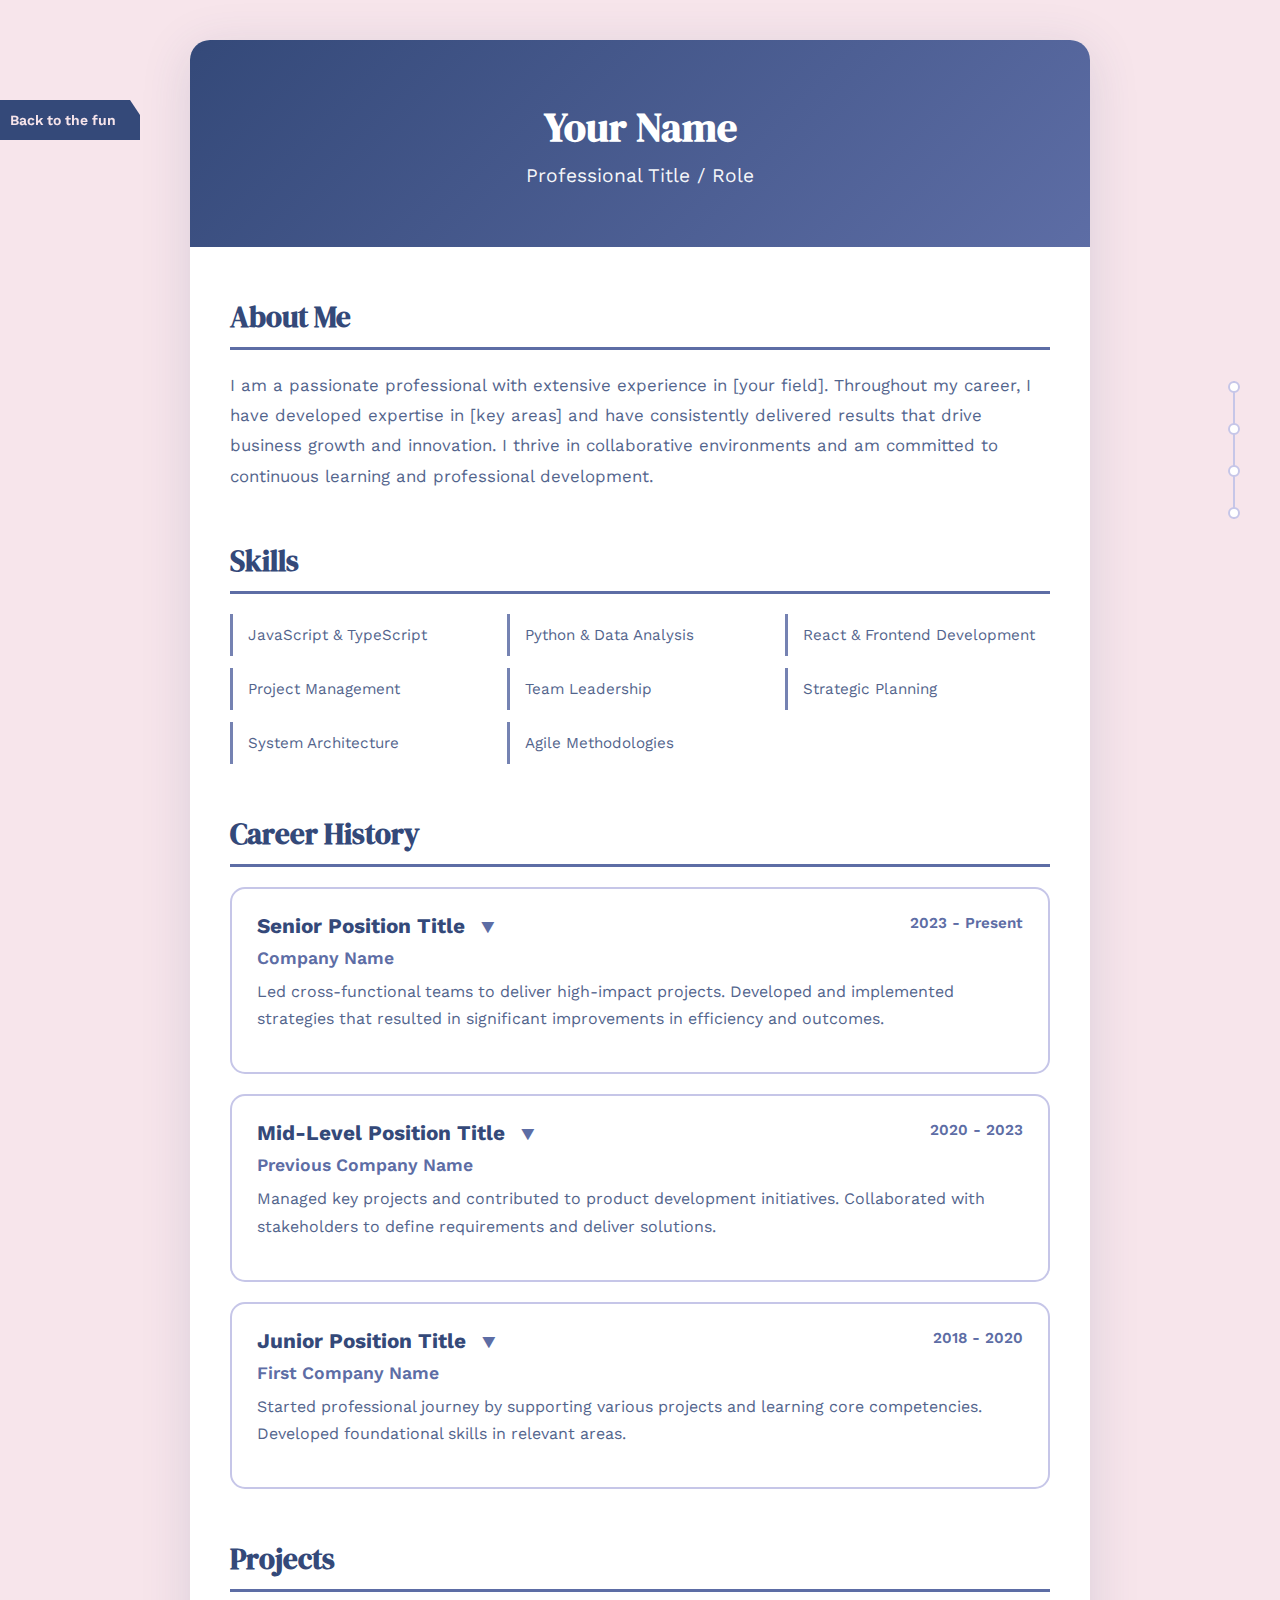
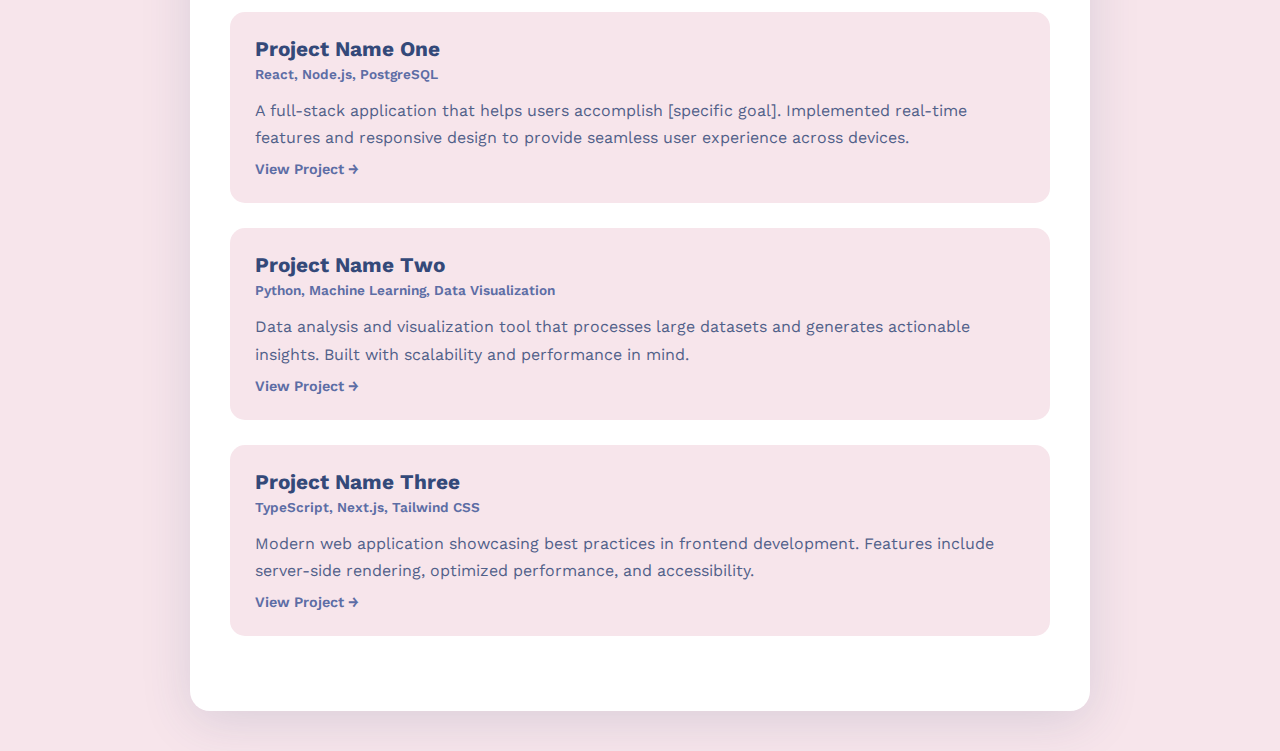
<file: basicportfolio/index.html>
<!DOCTYPE html>
<html lang="en">
<head>
    <meta charset="UTF-8">
    <meta name="viewport" content="width=device-width, initial-scale=1.0">
    <title>Your Name - Portfolio</title>
    <link rel="preconnect" href="https://fonts.googleapis.com">
    <link rel="preconnect" href="https://fonts.gstatic.com" crossorigin>
    <link href="https://fonts.googleapis.com/css2?family=DM+Serif+Display:ital@0;1&family=Work+Sans:wght@300;400;600;700&display=swap" rel="stylesheet">
    <style>
        :root {
            --deepblue: #344979;
            --periwinkle: #5d6da5;
            --lavender: #9896bb;
            --pale-lavender: #c6c6e8;
            --blush: #f7e5eb;
        }

        * {
            margin: 0;
            padding: 0;
            box-sizing: border-box;
        }

        body {
            font-family: 'Work Sans', sans-serif;
            background: var(--blush);
            color: var(--deepblue);
            min-height: 100vh;
            padding: 40px 20px;
        }

        .ribbon {
            position: fixed;
            left: -10px;
            top: 100px;
            background: var(--deepblue);
            color: var(--blush);
            padding: 0.75rem 1.5rem 0.75rem 1.25rem;
            text-decoration: none;
            font-size: 0.875rem;
            font-weight: 600;
            box-shadow: 4px 4px 15px rgba(52, 73, 121, 0.3);
            z-index: 1000;
            transition: all 0.3s ease;
            cursor: pointer;
            display: flex;
            align-items: center;
            gap: 0.5rem;
            clip-path: polygon(0 0, calc(100% - 10px) 0, 100% 15px, 100% 100%, 0 100%);
        }

        .ribbon:hover {
            background: var(--periwinkle);
            left: 0;
            box-shadow: 8px 6px 25px rgba(52, 73, 121, 0.4);
        }

        .container {
            max-width: 900px;
            margin: 0 auto;
            background: white;
            border-radius: 20px;
            box-shadow: 0 10px 50px rgba(52, 73, 121, 0.15);
            overflow: hidden;
        }

        .header {
            background: linear-gradient(135deg, var(--deepblue) 0%, var(--periwinkle) 100%);
            color: white;
            padding: 60px 40px;
            text-align: center;
        }

        .header h1 {
            font-family: 'DM Serif Display', serif;
            font-size: 2.5em;
            margin-bottom: 10px;
            font-weight: 700;
        }

        .header p {
            font-size: 1.2em;
            opacity: 0.95;
        }

        .content {
            padding: 50px 40px;
        }

        .section {
            margin-bottom: 50px;
        }

        .section:last-child {
            margin-bottom: 0;
        }

        .section-title {
            font-family: 'DM Serif Display', serif;
            font-size: 1.8em;
            color: var(--deepblue);
            margin-bottom: 20px;
            font-weight: 700;
            border-bottom: 3px solid var(--periwinkle);
            padding-bottom: 10px;
        }

        .about-text {
            color: var(--deepblue);
            line-height: 1.8;
            font-size: 1.05em;
            opacity: 0.85;
        }

        .skills-list {
            display: grid;
            grid-template-columns: repeat(auto-fit, minmax(250px, 1fr));
            gap: 12px;
            margin-top: 20px;
        }

        .skill-item {
            color: var(--deepblue);
            padding: 12px 0;
            font-size: 0.95em;
            border-left: 3px solid var(--periwinkle);
            padding-left: 15px;
            opacity: 0.85;
        }

        .job {
            margin-bottom: 20px;
            padding: 25px;
            border: 2px solid var(--pale-lavender);
            border-radius: 15px;
            cursor: pointer;
            transition: all 0.3s ease;
            background: white;
        }

        .job:hover {
            border-color: var(--periwinkle);
            box-shadow: 0 4px 20px rgba(93, 109, 165, 0.15);
            transform: translateY(-2px);
        }

        .job.expanded {
            border-color: var(--periwinkle);
            box-shadow: 0 8px 30px rgba(93, 109, 165, 0.2);
        }

        .job-header {
            display: flex;
            justify-content: space-between;
            align-items: flex-start;
            margin-bottom: 10px;
            flex-wrap: wrap;
        }

        .job-title {
            font-size: 1.3em;
            color: var(--deepblue);
            font-weight: 700;
        }

        .job-date {
            color: var(--periwinkle);
            font-weight: 600;
            font-size: 0.95em;
        }

        .job-company {
            font-size: 1.1em;
            color: var(--periwinkle);
            font-weight: 600;
            margin-bottom: 10px;
        }

        .job-description {
            color: var(--deepblue);
            line-height: 1.7;
            opacity: 0.85;
        }

        .job-details {
            max-height: 0;
            overflow: hidden;
            transition: max-height 0.4s ease;
            margin-top: 15px;
        }

        .job.expanded .job-details {
            max-height: 1000px;
        }

        .job-details-content {
            padding-top: 15px;
            border-top: 1px solid var(--pale-lavender);
        }

        .job-details h4 {
            color: var(--deepblue);
            font-size: 1em;
            margin-bottom: 10px;
            font-weight: 600;
        }

        .job-details ul {
            list-style: none;
            padding-left: 0;
        }

        .job-details li {
            color: var(--deepblue);
            opacity: 0.85;
            line-height: 1.7;
            padding-left: 20px;
            position: relative;
            margin-bottom: 8px;
        }

        .job-details li::before {
            content: '•';
            color: var(--periwinkle);
            font-weight: bold;
            position: absolute;
            left: 0;
        }

        .expand-indicator {
            display: inline-block;
            margin-left: 10px;
            color: var(--periwinkle);
            font-size: 0.8em;
            transition: transform 0.3s ease;
        }

        .job.expanded .expand-indicator {
            transform: rotate(180deg);
        }

        .project {
            margin-bottom: 25px;
            padding: 25px;
            background: var(--blush);
            border-radius: 15px;
            transition: all 0.3s ease;
        }

        .project:hover {
            transform: translateY(-3px);
            box-shadow: 0 6px 25px rgba(93, 109, 165, 0.15);
        }

        .project-header {
            margin-bottom: 15px;
        }

        .project-title {
            font-size: 1.3em;
            color: var(--deepblue);
            font-weight: 700;
            margin-bottom: 5px;
        }

        .project-tech {
            font-size: 0.85em;
            color: var(--periwinkle);
            font-weight: 600;
        }

        .project-description {
            color: var(--deepblue);
            line-height: 1.7;
            opacity: 0.85;
        }

        .project-link {
            display: inline-block;
            margin-top: 10px;
            color: var(--periwinkle);
            text-decoration: none;
            font-weight: 600;
            font-size: 0.9em;
            transition: color 0.3s ease;
        }

        .project-link:hover {
            color: var(--deepblue);
        }

        /* Vertical Timeline Navigation */
        .timeline-nav {
            position: fixed;
            right: 40px;
            top: 50%;
            transform: translateY(-50%);
            z-index: 100;
            display: flex;
            flex-direction: column;
            gap: 30px;
        }

        .timeline-nav::before {
            content: '';
            position: absolute;
            left: 50%;
            top: 0;
            bottom: 0;
            width: 2px;
            background: var(--pale-lavender);
            transform: translateX(-50%);
        }

        .nav-dot {
            position: relative;
            width: 12px;
            height: 12px;
            background: white;
            border: 2px solid var(--pale-lavender);
            border-radius: 50%;
            cursor: pointer;
            transition: all 0.3s ease;
            z-index: 1;
        }

        .nav-dot:hover {
            background: var(--periwinkle);
            border-color: var(--periwinkle);
            transform: scale(1.3);
        }

        .nav-dot.active {
            background: var(--deepblue);
            border-color: var(--deepblue);
            transform: scale(1.5);
        }

        .nav-dot-label {
            position: absolute;
            right: 25px;
            top: 50%;
            transform: translateY(-50%);
            white-space: nowrap;
            font-size: 0.85rem;
            font-weight: 600;
            color: var(--deepblue);
            opacity: 0;
            pointer-events: none;
            transition: opacity 0.3s ease;
            background: white;
            padding: 5px 12px;
            border-radius: 8px;
            box-shadow: 0 2px 10px rgba(52, 73, 121, 0.1);
        }

        .nav-dot:hover .nav-dot-label {
            opacity: 1;
        }

        @media (max-width: 768px) {
            .timeline-nav {
                display: none;
            }

            .ribbon {
                font-size: 0.75rem;
                padding: 0.6rem 1.25rem 0.6rem 1rem;
                top: 80px;
            }

            .header {
                padding: 40px 30px;
            }

            .header h1 {
                font-size: 2em;
            }

            .content {
                padding: 40px 30px;
            }

            .section-title {
                font-size: 1.5em;
            }

            .skills-list {
                grid-template-columns: 1fr;
            }

            .job-header {
                flex-direction: column;
                gap: 5px;
            }

            .job {
                padding: 20px;
            }

            .project {
                padding: 20px;
            }
        }
    </style>
</head>
<body>
    <a href="../index.html" class="ribbon">Back to the fun</a>
    
    <!-- Vertical Timeline Navigation -->
    <nav class="timeline-nav">
        <div class="nav-dot" onclick="scrollToSection('about')">
            <span class="nav-dot-label">About</span>
        </div>
        <div class="nav-dot" onclick="scrollToSection('skills')">
            <span class="nav-dot-label">Skills</span>
        </div>
        <div class="nav-dot" onclick="scrollToSection('career')">
            <span class="nav-dot-label">Career</span>
        </div>
        <div class="nav-dot" onclick="scrollToSection('projects')">
            <span class="nav-dot-label">Projects</span>
        </div>
    </nav>
    
    <div class="container">
        <div class="header">
            <h1>Your Name</h1>
            <p>Professional Title / Role</p>
        </div>

        <div class="content">
            <section class="section" id="about">
                <h2 class="section-title">About Me</h2>
                <p class="about-text">
                    I am a passionate professional with extensive experience in [your field]. 
                    Throughout my career, I have developed expertise in [key areas] and have 
                    consistently delivered results that drive business growth and innovation. 
                    I thrive in collaborative environments and am committed to continuous learning 
                    and professional development.
                </p>
            </section>

            <section class="section" id="skills">
                <h2 class="section-title">Skills</h2>
                <div class="skills-list">
                    <div class="skill-item">JavaScript & TypeScript</div>
                    <div class="skill-item">Python & Data Analysis</div>
                    <div class="skill-item">React & Frontend Development</div>
                    <div class="skill-item">Project Management</div>
                    <div class="skill-item">Team Leadership</div>
                    <div class="skill-item">Strategic Planning</div>
                    <div class="skill-item">System Architecture</div>
                    <div class="skill-item">Agile Methodologies</div>
                </div>
            </section>

            <section class="section" id="career">
                <h2 class="section-title">Career History</h2>
                
                <div class="job" onclick="toggleJob(this)">
                    <div class="job-header">
                        <div class="job-title">
                            Senior Position Title
                            <span class="expand-indicator">▼</span>
                        </div>
                        <div class="job-date">2023 - Present</div>
                    </div>
                    <div class="job-company">Company Name</div>
                    <p class="job-description">
                        Led cross-functional teams to deliver high-impact projects. Developed and 
                        implemented strategies that resulted in significant improvements in efficiency 
                        and outcomes.
                    </p>
                    <div class="job-details">
                        <div class="job-details-content">
                            <h4>Key Responsibilities:</h4>
                            <ul>
                                <li>Managed a team of 10+ developers and designers</li>
                                <li>Architected and implemented scalable solutions serving 100K+ users</li>
                                <li>Led strategic planning and roadmap development</li>
                            </ul>
                            <h4>Achievements:</h4>
                            <ul>
                                <li>Increased system performance by 40% through optimization initiatives</li>
                                <li>Successfully delivered 5 major product launches on schedule</li>
                                <li>Reduced operational costs by 25% through process improvements</li>
                            </ul>
                        </div>
                    </div>
                </div>

                <div class="job" onclick="toggleJob(this)">
                    <div class="job-header">
                        <div class="job-title">
                            Mid-Level Position Title
                            <span class="expand-indicator">▼</span>
                        </div>
                        <div class="job-date">2020 - 2023</div>
                    </div>
                    <div class="job-company">Previous Company Name</div>
                    <p class="job-description">
                        Managed key projects and contributed to product development initiatives. 
                        Collaborated with stakeholders to define requirements and deliver solutions.
                    </p>
                    <div class="job-details">
                        <div class="job-details-content">
                            <h4>Key Responsibilities:</h4>
                            <ul>
                                <li>Developed and maintained core product features</li>
                                <li>Collaborated with product managers and designers on UX improvements</li>
                                <li>Mentored junior team members and conducted code reviews</li>
                            </ul>
                            <h4>Achievements:</h4>
                            <ul>
                                <li>Built new features that increased user engagement by 30%</li>
                                <li>Improved development workflow reducing deployment time by 50%</li>
                                <li>Contributed to open source projects adopted by the community</li>
                            </ul>
                        </div>
                    </div>
                </div>

                <div class="job" onclick="toggleJob(this)">
                    <div class="job-header">
                        <div class="job-title">
                            Junior Position Title
                            <span class="expand-indicator">▼</span>
                        </div>
                        <div class="job-date">2018 - 2020</div>
                    </div>
                    <div class="job-company">First Company Name</div>
                    <p class="job-description">
                        Started professional journey by supporting various projects and learning 
                        core competencies. Developed foundational skills in relevant areas.
                    </p>
                    <div class="job-details">
                        <div class="job-details-content">
                            <h4>Key Responsibilities:</h4>
                            <ul>
                                <li>Implemented features and bug fixes across multiple projects</li>
                                <li>Participated in agile ceremonies and sprint planning</li>
                                <li>Collaborated with senior developers on technical implementations</li>
                            </ul>
                            <h4>Achievements:</h4>
                            <ul>
                                <li>Quickly ramped up on tech stack and made immediate contributions</li>
                                <li>Received recognition for code quality and attention to detail</li>
                                <li>Built strong foundation in software development best practices</li>
                            </ul>
                        </div>
                    </div>
                </div>
            </section>

            <section class="section" id="projects">
                <h2 class="section-title">Projects</h2>
                
                <div class="project">
                    <div class="project-header">
                        <h3 class="project-title">Project Name One</h3>
                        <p class="project-tech">React, Node.js, PostgreSQL</p>
                    </div>
                    <p class="project-description">
                        A full-stack application that helps users accomplish [specific goal]. 
                        Implemented real-time features and responsive design to provide seamless 
                        user experience across devices.
                    </p>
                    <a href="#" class="project-link">View Project →</a>
                </div>

                <div class="project">
                    <div class="project-header">
                        <h3 class="project-title">Project Name Two</h3>
                        <p class="project-tech">Python, Machine Learning, Data Visualization</p>
                    </div>
                    <p class="project-description">
                        Data analysis and visualization tool that processes large datasets and 
                        generates actionable insights. Built with scalability and performance in mind.
                    </p>
                    <a href="#" class="project-link">View Project →</a>
                </div>

                <div class="project">
                    <div class="project-header">
                        <h3 class="project-title">Project Name Three</h3>
                        <p class="project-tech">TypeScript, Next.js, Tailwind CSS</p>
                    </div>
                    <p class="project-description">
                        Modern web application showcasing best practices in frontend development. 
                        Features include server-side rendering, optimized performance, and accessibility.
                    </p>
                    <a href="#" class="project-link">View Project →</a>
                </div>
            </section>
        </div>
    </div>

    <script>
        function toggleJob(element) {
            element.classList.toggle('expanded');
        }

        function scrollToSection(sectionId) {
            const section = document.getElementById(sectionId);
            if (section) {
                section.scrollIntoView({ behavior: 'smooth', block: 'start' });
            }
        }

        // Update active dot based on scroll position
        function updateActiveDot() {
            const sections = ['about', 'skills', 'career', 'projects'];
            const dots = document.querySelectorAll('.nav-dot');
            
            let currentSection = '';
            
            sections.forEach(sectionId => {
                const section = document.getElementById(sectionId);
                if (section) {
                    const rect = section.getBoundingClientRect();
                    if (rect.top <= 200 && rect.bottom >= 200) {
                        currentSection = sectionId;
                    }
                }
            });
            
            dots.forEach((dot, index) => {
                if (sections[index] === currentSection) {
                    dot.classList.add('active');
                } else {
                    dot.classList.remove('active');
                }
            });
        }

        // Listen for scroll events
        window.addEventListener('scroll', updateActiveDot);
        
        // Initial check
        updateActiveDot();
    </script>
</body>
</html>
</file>
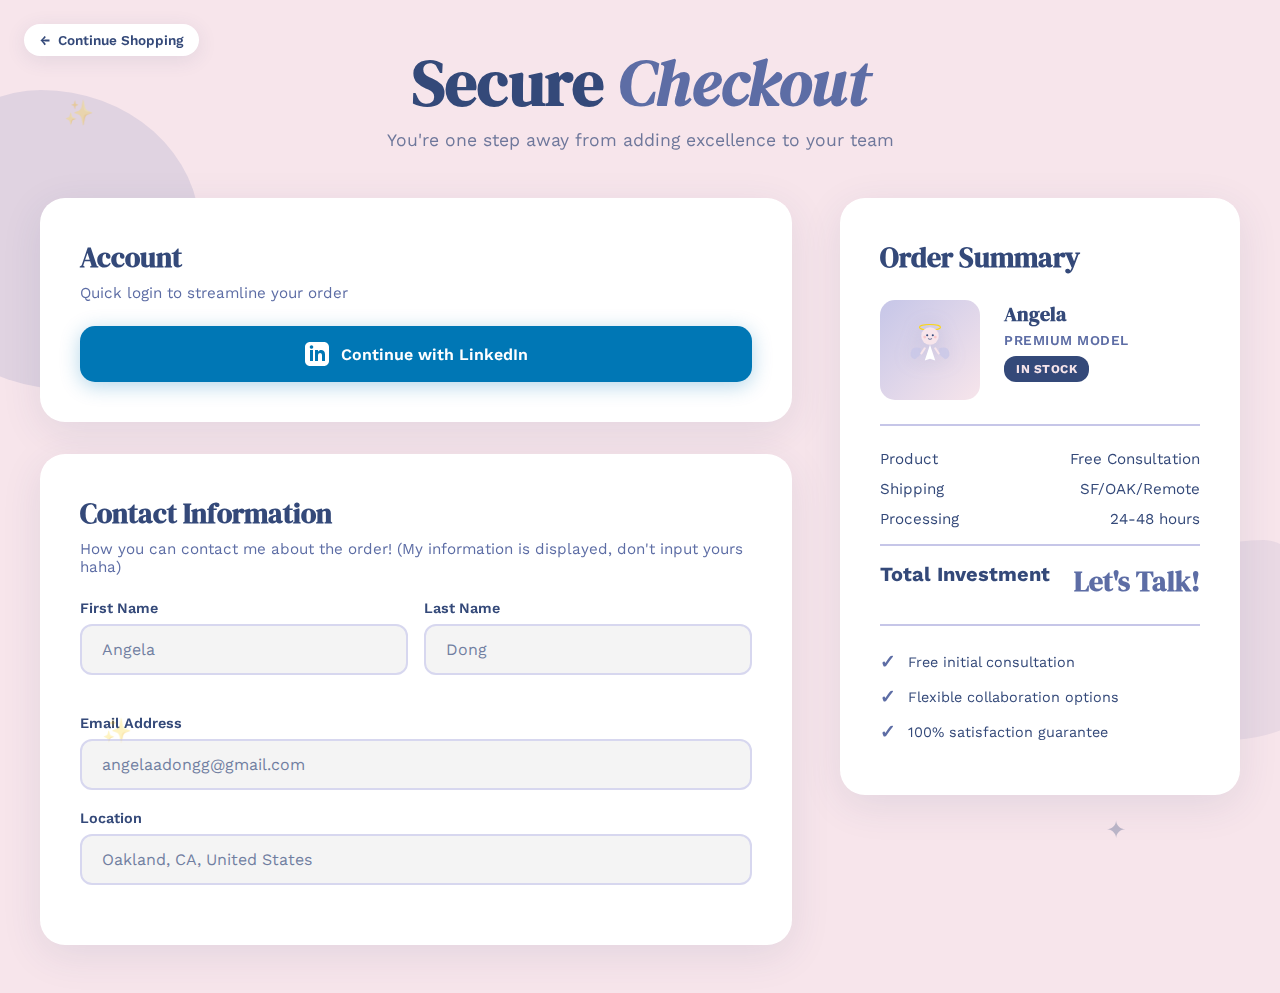
<file: contact.html>
<!DOCTYPE html>
<html lang="en">
<head>
    <meta charset="UTF-8">
    <meta name="viewport" content="width=device-width, initial-scale=1.0">
    <title>Checkout — angel.ad</title>
    <link rel="preconnect" href="https://fonts.googleapis.com">
    <link rel="preconnect" href="https://fonts.gstatic.com" crossorigin>
    <link href="https://fonts.googleapis.com/css2?family=DM+Serif+Display:ital@0;1&family=Work+Sans:wght@300;400;600;700&display=swap" rel="stylesheet">
    <style>
        :root {
            --deepblue: #344979;
            --periwinkle: #5d6da5;
            --lavender: #9896bb;
            --pale-lavender: #c6c6e8;
            --blush: #f7e5eb;
        }

        * {
            margin: 0;
            padding: 0;
            box-sizing: border-box;
        }

        body {
            font-family: 'Work Sans', sans-serif;
            background: var(--blush);
            color: var(--deepblue);
            overflow-x: hidden;
        }

        /* Animated background elements */
        .bg-shapes {
            position: fixed;
            top: 0;
            left: 0;
            width: 100%;
            height: 100%;
            z-index: 0;
            pointer-events: none;
        }

        .shape {
            position: absolute;
            opacity: 0.15;
            animation: float 20s infinite ease-in-out;
        }

        .shape-1 {
            width: 300px;
            height: 300px;
            background: var(--periwinkle);
            border-radius: 47% 53% 42% 58% / 53% 47% 53% 47%;
            top: 10%;
            left: -100px;
            animation-delay: 0s;
        }

        .shape-2 {
            width: 200px;
            height: 200px;
            background: var(--lavender);
            border-radius: 67% 33% 52% 48% / 43% 67% 33% 57%;
            top: 60%;
            right: -50px;
            animation-delay: -5s;
        }

        .shape-3 {
            width: 150px;
            height: 150px;
            background: var(--pale-lavender);
            border-radius: 37% 63% 52% 48% / 63% 37% 63% 37%;
            bottom: 20%;
            left: 20%;
            animation-delay: -10s;
        }

        @keyframes float {
            0%, 100% {
                transform: translate(0, 0) rotate(0deg);
            }
            25% {
                transform: translate(30px, -30px) rotate(5deg);
            }
            50% {
                transform: translate(-20px, 20px) rotate(-5deg);
            }
            75% {
                transform: translate(20px, 30px) rotate(3deg);
            }
        }

        /* Main container */
        .container {
            position: relative;
            z-index: 1;
            min-height: 100vh;
            padding: 3rem 2rem;
        }

        /* Back button */
        .back-link {
            position: fixed;
            top: 1.5rem;
            left: 1.5rem;
            background: white;
            color: var(--deepblue);
            padding: 0.5rem 1rem;
            border-radius: 50px;
            text-decoration: none;
            font-weight: 600;
            font-size: 0.85rem;
            box-shadow: 0 4px 20px rgba(52, 73, 121, 0.1);
            transition: all 0.3s ease;
            z-index: 100;
            display: flex;
            align-items: center;
            gap: 0.5rem;
        }

        .back-link .back-text {
            display: inline;
        }

        .back-link:hover {
            background: var(--deepblue);
            color: var(--blush);
            transform: translateX(-5px);
            box-shadow: 0 6px 25px rgba(52, 73, 121, 0.2);
        }

        /* Header */
        .checkout-header {
            text-align: center;
            max-width: 800px;
            margin: 0 auto 3rem;
            animation: fadeInUp 0.8s ease-out 0.2s both;
        }

        .checkout-header h1 {
            font-family: 'DM Serif Display', serif;
            font-size: clamp(2.5rem, 8vw, 4rem);
            line-height: 1.1;
            margin-bottom: 0.75rem;
            color: var(--deepblue);
        }

        .checkout-header h1 .highlight {
            color: var(--periwinkle);
            font-style: italic;
        }

        .checkout-header p {
            font-size: 1.1rem;
            color: var(--deepblue);
            opacity: 0.7;
        }

        @keyframes fadeInUp {
            from {
                opacity: 0;
                transform: translateY(30px);
            }
            to {
                opacity: 1;
                transform: translateY(0);
            }
        }

        /* Main checkout grid */
        .checkout-grid {
            max-width: 1200px;
            margin: 0 auto;
            display: grid;
            grid-template-columns: 1fr 400px;
            gap: 3rem;
            animation: fadeInUp 0.8s ease-out 0.4s both;
        }

        /* Left Side - Forms */
        .checkout-forms {
            display: flex;
            flex-direction: column;
            gap: 2rem;
        }

        .form-section {
            background: white;
            border-radius: 25px;
            padding: 2.5rem;
            box-shadow: 0 10px 40px rgba(52, 73, 121, 0.1);
            transition: all 0.3s ease;
        }

        .form-section:hover {
            box-shadow: 0 15px 50px rgba(52, 73, 121, 0.15);
        }

        .form-section h2 {
            font-family: 'DM Serif Display', serif;
            font-size: 1.75rem;
            color: var(--deepblue);
            margin-bottom: 0.5rem;
        }

        .form-section .section-subtitle {
            font-size: 0.95rem;
            color: var(--periwinkle);
            margin-bottom: 1.5rem;
        }

        /* LinkedIn Login Button */
        .linkedin-login {
            display: flex;
            align-items: center;
            justify-content: center;
            gap: 0.75rem;
            background: #0077B5;
            color: white;
            padding: 1rem 2rem;
            border-radius: 15px;
            text-decoration: none;
            font-weight: 600;
            font-size: 1rem;
            transition: all 0.3s ease;
            box-shadow: 0 4px 20px rgba(0, 119, 181, 0.3);
            border: none;
            cursor: pointer;
            width: 100%;
        }

        .linkedin-login:hover {
            background: #006399;
            transform: translateY(-2px);
            box-shadow: 0 6px 25px rgba(0, 119, 181, 0.4);
        }

        .linkedin-icon {
            width: 24px;
            height: 24px;
        }

        .divider {
            display: flex;
            align-items: center;
            gap: 1rem;
            margin: 1.5rem 0;
            color: var(--deepblue);
            opacity: 0.5;
            font-size: 0.9rem;
        }

        .divider::before,
        .divider::after {
            content: '';
            flex: 1;
            height: 1px;
            background: var(--pale-lavender);
        }

        /* Form fields */
        .form-row {
            display: grid;
            grid-template-columns: 1fr 1fr;
            gap: 1rem;
            margin-bottom: 1.25rem;
        }

        .form-group {
            margin-bottom: 1.25rem;
        }

        .form-group label {
            display: block;
            font-size: 0.9rem;
            font-weight: 600;
            color: var(--deepblue);
            margin-bottom: 0.5rem;
        }

        .form-group input,
        .form-group textarea {
            width: 100%;
            padding: 0.875rem 1.25rem;
            border: 2px solid var(--pale-lavender);
            border-radius: 12px;
            font-family: 'Work Sans', sans-serif;
            font-size: 1rem;
            color: var(--deepblue);
            background: var(--blush);
            transition: all 0.3s ease;
        }

        .form-group input:focus,
        .form-group textarea:focus {
            outline: none;
            border-color: var(--periwinkle);
            background: white;
            box-shadow: 0 0 0 4px rgba(93, 109, 165, 0.1);
        }

        .form-group input:disabled {
            background: #f0f0f0;
            cursor: not-allowed;
            opacity: 0.7;
        }

        .form-group textarea {
            resize: vertical;
            min-height: 120px;
        }

        .helper-text {
            font-size: 0.85rem;
            color: var(--periwinkle);
            margin-top: 0.5rem;
            font-style: italic;
        }

        /* Right side - Order Summary */
        .order-summary {
            position: sticky;
            top: 2rem;
            height: fit-content;
        }

        .summary-card {
            background: white;
            border-radius: 25px;
            padding: 2.5rem;
            box-shadow: 0 10px 40px rgba(52, 73, 121, 0.1);
        }

        .summary-card h2 {
            font-family: 'DM Serif Display', serif;
            font-size: 1.75rem;
            color: var(--deepblue);
            margin-bottom: 1.5rem;
        }

        .product-summary {
            display: flex;
            gap: 1.5rem;
            padding-bottom: 1.5rem;
            border-bottom: 2px solid var(--pale-lavender);
            margin-bottom: 1.5rem;
        }

        .product-image-small {
            width: 100px;
            height: 100px;
            background: linear-gradient(135deg, var(--pale-lavender), var(--blush));
            border-radius: 15px;
            display: flex;
            align-items: center;
            justify-content: center;
            flex-shrink: 0;
        }

        .product-image-small svg {
            width: 70px;
            height: 70px;
            filter: drop-shadow(0 2px 10px rgba(93, 109, 165, 0.2));
        }

        .product-details-summary {
            flex: 1;
        }

        .product-details-summary h3 {
            font-family: 'DM Serif Display', serif;
            font-size: 1.25rem;
            color: var(--deepblue);
            margin-bottom: 0.25rem;
        }

        .product-details-summary .subtitle {
            font-size: 0.85rem;
            color: var(--periwinkle);
            font-weight: 600;
            text-transform: uppercase;
            letter-spacing: 0.5px;
        }

        .price-line {
            display: flex;
            justify-content: space-between;
            margin-bottom: 0.75rem;
            font-size: 0.95rem;
        }

        .price-line.total {
            font-size: 1.25rem;
            font-weight: 700;
            padding-top: 1rem;
            border-top: 2px solid var(--pale-lavender);
            margin-top: 1rem;
        }

        .price-line.total .amount {
            font-family: 'DM Serif Display', serif;
            font-size: 1.75rem;
            color: var(--periwinkle);
        }

        .badge-tag {
            display: inline-block;
            background: var(--deepblue);
            color: var(--blush);
            padding: 0.35rem 0.75rem;
            border-radius: 12px;
            font-size: 0.75rem;
            font-weight: 700;
            text-transform: uppercase;
            letter-spacing: 0.5px;
            margin-top: 0.5rem;
        }

        /* Complete Order Button */
        .complete-order-btn {
            width: 100%;
            background: var(--deepblue);
            color: var(--blush);
            padding: 1.25rem 2rem;
            border-radius: 15px;
            border: none;
            font-family: 'Work Sans', sans-serif;
            font-weight: 600;
            font-size: 1.125rem;
            cursor: pointer;
            transition: all 0.3s ease;
            box-shadow: 0 4px 20px rgba(52, 73, 121, 0.3);
            margin-top: 1.5rem;
            position: relative;
            overflow: hidden;
        }

        .complete-order-btn::before {
            content: '';
            position: absolute;
            top: 50%;
            left: 50%;
            width: 0;
            height: 0;
            border-radius: 50%;
            background: var(--periwinkle);
            transform: translate(-50%, -50%);
            transition: width 0.5s, height 0.5s;
        }

        .complete-order-btn:hover::before {
            width: 400px;
            height: 400px;
        }

        .complete-order-btn span {
            position: relative;
            z-index: 1;
        }

        .complete-order-btn:hover {
            transform: scale(1.02);
            box-shadow: 0 8px 30px rgba(52, 73, 121, 0.4);
        }

        .security-note {
            text-align: center;
            font-size: 0.85rem;
            color: var(--deepblue);
            opacity: 0.6;
            margin-top: 1rem;
            display: flex;
            align-items: center;
            justify-content: center;
            gap: 0.5rem;
        }

        .security-note::before {
            content: '🔒';
        }

        /* Benefits list */
        .benefits-list {
            margin-top: 1.5rem;
            padding-top: 1.5rem;
            border-top: 2px solid var(--pale-lavender);
        }

        .benefit-item {
            display: flex;
            align-items: center;
            gap: 0.75rem;
            margin-bottom: 0.75rem;
            font-size: 0.9rem;
            color: var(--deepblue);
        }

        .benefit-item::before {
            content: '✓';
            color: var(--periwinkle);
            font-weight: bold;
            font-size: 1.2rem;
        }

        /* Responsive */
        @media (max-width: 968px) {
            .checkout-grid {
                grid-template-columns: 1fr;
                gap: 2rem;
            }

            .order-summary {
                position: static;
                order: -1;
            }

            .form-row {
                grid-template-columns: 1fr;
            }

            .container {
                padding: 2rem 1.5rem;
            }

            .back-link {
                top: 1rem;
                left: 1rem;
                padding: 0.5rem 1rem;
                font-size: 0.8rem;
            }
        }

        @media (max-width: 700px) {
            .back-link .back-text {
                display: none;
            }

            .back-link {
                padding: 0.6rem;
                width: 40px;
                height: 40px;
                justify-content: center;
                border-radius: 50%;
            }
        }

        /* Decorative stars */
        .star {
            position: absolute;
            font-size: 1.5rem;
            opacity: 0.3;
            animation: twinkle 3s ease-in-out infinite;
        }

        .star-1 { top: 10%; left: 5%; animation-delay: 0s; }
        .star-2 { top: 20%; right: 10%; animation-delay: 1s; }
        .star-3 { bottom: 25%; left: 8%; animation-delay: 2s; }
        .star-4 { bottom: 15%; right: 12%; animation-delay: 1.5s; }

        @keyframes twinkle {
            0%, 100% { opacity: 0.3; transform: scale(1); }
            50% { opacity: 0.8; transform: scale(1.2); }
        }
    </style>
</head>
<body>
    <div class="bg-shapes">
        <div class="shape shape-1"></div>
        <div class="shape shape-2"></div>
        <div class="shape shape-3"></div>
    </div>

    <a href="index.html" class="back-link">
        ← <span class="back-text">Continue Shopping</span>
    </a>

    <div class="container">
        <div class="star star-1">✨</div>
        <div class="star star-2">✦</div>
        <div class="star star-3">✨</div>
        <div class="star star-4">✦</div>

        <div class="checkout-header">
            <h1>Secure <span class="highlight">Checkout</span></h1>
            <p>You're one step away from adding excellence to your team</p>
        </div>

        <div class="checkout-grid">
            <!-- Left Side - Forms -->
            <div class="checkout-forms">
                <!-- Account Section -->
                <div class="form-section">
                    <h2>Account</h2>
                    <p class="section-subtitle">Quick login to streamline your order</p>
                    
                    <a href="https://linkedin.com/in/angelaadongg" target="_blank" class="linkedin-login">
                        <svg class="linkedin-icon" viewBox="0 0 24 24" fill="currentColor">
                            <path d="M19 0h-14c-2.761 0-5 2.239-5 5v14c0 2.761 2.239 5 5 5h14c2.762 0 5-2.239 5-5v-14c0-2.761-2.238-5-5-5zm-11 19h-3v-11h3v11zm-1.5-12.268c-.966 0-1.75-.79-1.75-1.764s.784-1.764 1.75-1.764 1.75.79 1.75 1.764-.783 1.764-1.75 1.764zm13.5 12.268h-3v-5.604c0-3.368-4-3.113-4 0v5.604h-3v-11h3v1.765c1.396-2.586 7-2.777 7 2.476v6.759z"/>
                        </svg>
                        Continue with LinkedIn
                    </a>
                </div>

                <!-- Contact Information -->
                <div class="form-section">
                    <h2>Contact Information</h2>
                    <p class="section-subtitle">How you can contact me about the order! (My information is displayed, don't input yours haha)</p>
                    
                    <div class="form-row">
                        <div class="form-group">
                            <label for="firstName">First Name</label>
                            <input type="text" id="firstName" value="Angela" disabled>
                        </div>
                        <div class="form-group">
                            <label for="lastName">Last Name</label>
                            <input type="text" id="lastName" value="Dong" disabled>
                        </div>
                    </div>

                    <div class="form-group">
                        <label for="email">Email Address</label>
                        <input type="email" id="email" value="angelaadongg@gmail.com" disabled>
                    </div>

                    <div class="form-group">
                        <label for="location">Location</label>
                        <input type="text" id="location" value="Oakland, CA, United States" disabled>
                    </div>
                </div>
            </div>

            <!-- Right Side - Order Summary -->
            <div class="order-summary">
                <div class="summary-card">
                    <h2>Order Summary</h2>
                    
                    <div class="product-summary">
                        <div class="product-image-small">
                            <svg viewBox="0 0 200 200" xmlns="http://www.w3.org/2000/svg">
                                <ellipse cx="100" cy="35" rx="30" ry="8" fill="none" stroke="#FFD700" stroke-width="3" opacity="0.8">
                                    <animate attributeName="opacity" values="0.8;1;0.8" dur="2s" repeatCount="indefinite"/>
                                </ellipse>
                                <circle cx="100" cy="60" r="25" fill="#f7e5eb"/>
                                <circle cx="92" cy="58" r="3" fill="#344979"/>
                                <circle cx="108" cy="58" r="3" fill="#344979"/>
                                <path d="M 95 68 Q 100 72 105 68" stroke="#344979" stroke-width="2" fill="none" stroke-linecap="round"/>
                                <circle cx="85" cy="63" r="4" fill="#ff9999" opacity="0.4"/>
                                <circle cx="115" cy="63" r="4" fill="#ff9999" opacity="0.4"/>
                                <path d="M 100 85 L 85 130 L 100 125 L 115 130 Z" fill="white"/>
                                <path d="M 75 95 Q 50 85 45 105 Q 40 120 55 125 Q 70 115 75 110 Z" fill="#c6c6e8" opacity="0.7">
                                    <animateTransform attributeName="transform" type="rotate" values="0 75 105;-10 75 105;0 75 105" dur="3s" repeatCount="indefinite"/>
                                </path>
                                <path d="M 125 95 Q 150 85 155 105 Q 160 120 145 125 Q 130 115 125 110 Z" fill="#c6c6e8" opacity="0.7">
                                    <animateTransform attributeName="transform" type="rotate" values="0 125 105;10 125 105;0 125 105" dur="3s" repeatCount="indefinite"/>
                                </path>
                                <line x1="85" y1="95" x2="75" y2="110" stroke="#f7e5eb" stroke-width="6" stroke-linecap="round"/>
                                <line x1="115" y1="95" x2="125" y2="110" stroke="#f7e5eb" stroke-width="6" stroke-linecap="round"/>
                            </svg>
                        </div>
                        <div class="product-details-summary">
                            <h3>Angela</h3>
                            <p class="subtitle">Premium Model</p>
                            <span class="badge-tag">In Stock</span>
                        </div>
                    </div>

                    <div class="price-line">
                        <span>Product</span>
                        <span>Free Consultation</span>
                    </div>
                    <div class="price-line">
                        <span>Shipping</span>
                        <span>SF/OAK/Remote</span>
                    </div>
                    <div class="price-line">
                        <span>Processing</span>
                        <span>24-48 hours</span>
                    </div>

                    <div class="price-line total">
                        <span>Total Investment</span>
                        <span class="amount">Let's Talk!</span>
                    </div>

                    <div class="benefits-list">
                        <div class="benefit-item">Free initial consultation</div>
                        <div class="benefit-item">Flexible collaboration options</div>
                        <div class="benefit-item">100% satisfaction guarantee</div>
                    </div>
                </div>
            </div>
        </div>
    </div>

    <script>
        // Interactive background shapes
        document.addEventListener('mousemove', (e) => {
            const shapes = document.querySelectorAll('.shape');
            const x = e.clientX / window.innerWidth;
            const y = e.clientY / window.innerHeight;
            
            shapes.forEach((shape, index) => {
                const speed = (index + 1) * 20;
                const xMove = (x - 0.5) * speed;
                const yMove = (y - 0.5) * speed;
                shape.style.transform = `translate(${xMove}px, ${yMove}px)`;
            });
        });
    </script>
</body>
</html>
</file>
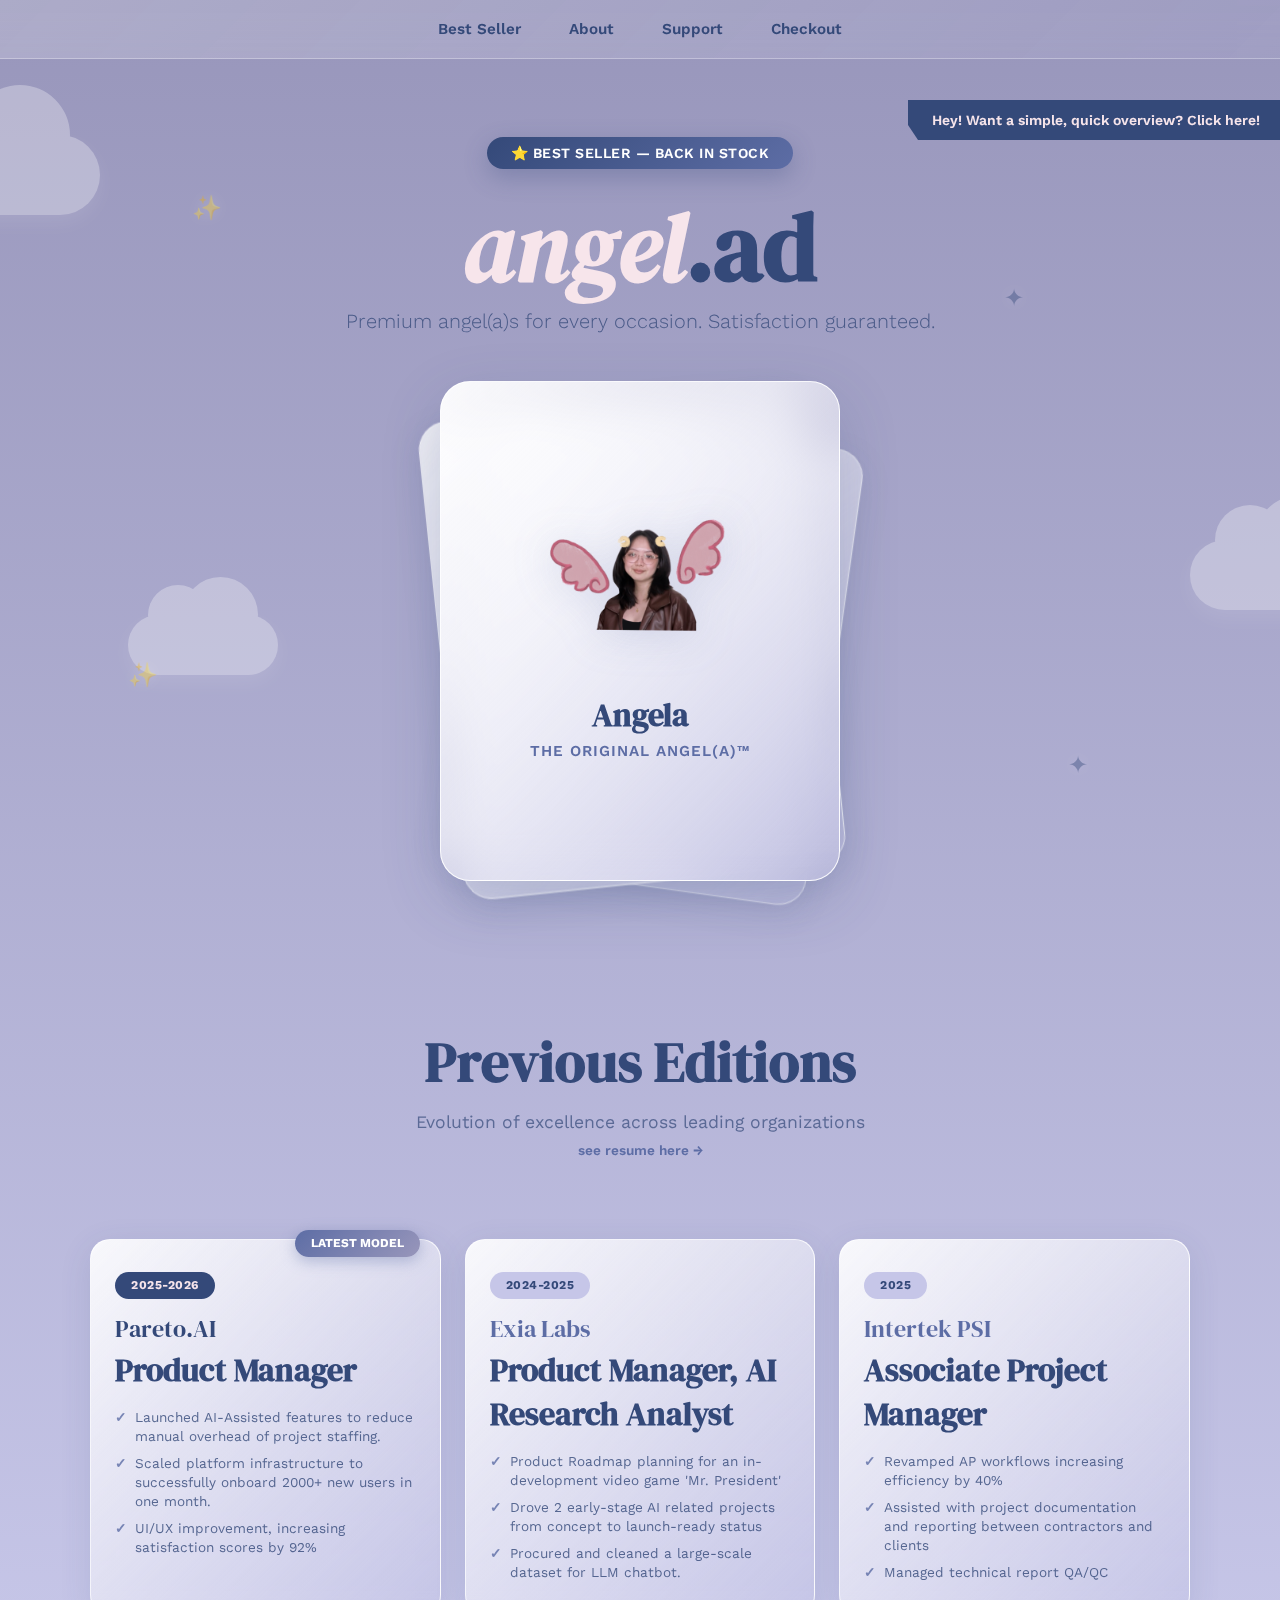
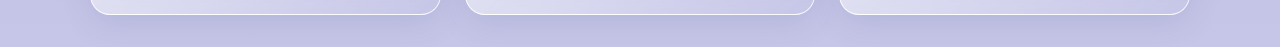
<file: home.html>
<!DOCTYPE html>
<html lang="en">
<head>
    <meta charset="UTF-8">
    <meta name="viewport" content="width=device-width, initial-scale=1.0">
    <title>angel.ad — Premium Angels</title>
    <link rel="preconnect" href="https://fonts.googleapis.com">
    <link rel="preconnect" href="https://fonts.gstatic.com" crossorigin>
    <link href="https://fonts.googleapis.com/css2?family=DM+Serif+Display:ital@0;1&family=Work+Sans:wght@300;400;600;700&display=swap" rel="stylesheet">
    <link rel="stylesheet" href="styles.css">
</head>
<body>
    <!-- Whimsical Navbar -->
    <nav class="navbar">
        <a href="home.html" class="nav-item">Best Seller</a>
        <a href="about.html" class="nav-item">About</a>
        <a href="#support" class="nav-item">Support</a>
        <a href="contact.html" class="nav-item">Checkout</a>
    </nav>

    <div class="bg-shapes">
        <div class="shape shape-1"></div>
        <div class="shape shape-2"></div>
        <div class="shape shape-3"></div>
    </div>

    <!-- Side ribbon tag for basic portfolio -->
    <a href="basicportfolio/" class="side-tab" id="ribbonTab">
        Hey! Want a simple, quick overview? Click here!
    </a>

    <div class="container">
        <div class="star star-1">✨</div>
        <div class="star star-2">✦</div>
        <div class="star star-3">✨</div>
        <div class="star star-4">✦</div>

        <div class="badge">⭐ Best Seller — Back in Stock</div>

        <div class="hero">
            <h1>
                <span class="highlight">angel</span>.ad
            </h1>
            <p class="tagline">Premium angel(a)s for every occasion. Satisfaction guaranteed.</p>
        </div>

        <div class="cards-container">
            <div class="card-stack">
                <div class="card-back card-back-2"></div>
                <div class="card-back card-back-1"></div>
                
                <div class="product-card" id="productCard">
                    <button class="close-btn" id="closeBtn">×</button>
                    
                    <!-- Simple card view -->
                    <div class="card-simple">
                        <img src="angelaangelpic.png" alt="Angela" class="angel-graphic">
                        
                        <div>
                            <h2 class="card-title">Angela</h2>
                            <p class="card-subtitle">The Original Angel(a)™</p>
                        </div>
                    </div>

                    <!-- Expanded card view -->
                    <div class="card-expanded">
                        <div class="product-showcase">
                            <div class="product-image">
                                <img src="angelaangelpic.png" alt="Angela" class="angel-graphic">
                                
                                <div class="product-badge">Premium Model</div>

                                <div class="product-info">
                                    <h2 class="product-name">Angela</h2>
                                    <p class="product-subtitle">The Original Angel(a)™</p>
                                    <p class="brief-description">Creative powerhouse with a passion for bringing ideas to life. Specializes in innovative solutions and collaborative magic.</p>
                                    
                                    <div class="skills-section">
                                        <h3 class="skills-header">⚡ Pre-Bundled With</h3>
                                        <div class="skills-list">
                                            <span class="skill-tag">JavaScript</span>
                                            <span class="skill-tag">React</span>
                                            <span class="skill-tag">Python</span>
                                            <span class="skill-tag">UI/UX Design</span>
                                            <span class="skill-tag">Figma</span>
                                            <span class="skill-tag">Node.js</span>
                                            <span class="skill-tag">CSS/HTML</span>
                                            <span class="skill-tag">Git</span>
                                        </div>
                                    </div>
                                </div>
                            </div>

                            <div class="product-details">
                                <div class="reviews-header">
                                    <h3>Real User Reviews</h3>
                                    <div class="overall-rating">
                                        <span class="rating-score">5.0</span>
                                        <div class="rating-details">
                                            <span class="rating-stars">⭐⭐⭐⭐⭐</span>
                                            <span class="rating-count">Based on REAL reviews</span>
                                        </div>
                                    </div>
                                </div>

                                <div class="reviews-list">
                                    <div class="review-item">
                                        <div class="review-header">
                                            <span class="reviewer-name">
                                                Fabiana D.
                                                <a href="https://www.linkedin.com/in/fabiana-de-nobrega-delgado/" target="_blank" class="linkedin-icon" title="View LinkedIn">in</a>
                                            </span>
                                            <span class="review-stars">⭐⭐⭐⭐⭐</span>
                                        </div>
                                        <p class="review-text">"Angela is incredibly meticulous and naturally curious, with a sharp ability to understand complex processes quickly and deeply. Something I particularly highlight in her work is how thoughtful she is: she doesn't just accept things as they are. She questions, challenges, and explores different angles to make sure we're choosing the best strategy and doing the right thing — for the product, for the team, and for the users.

On top of that, Angela's communication skills are impressive. She brings clarity, structure, and calm to conversations, and she has the humility and self-awareness to raise her hand when something isn't clear. She's never afraid to ask for help, request mentorship, or seek out the knowledge she needs — and that mindset is exactly what makes her grow so quickly.

Angela is also an excellent team player. She is always willing to support others, but she does so with a healthy understanding of boundaries and limitations — which is a strength not everyone has. She collaborates with empathy, maturity, and reliability.

It has been a pleasure to watch her grow into the Product Manager role, and I have no doubt she will continue to thrive wherever she goes next. Any team would be lucky to have her."</p>
                                    </div>

                                    <div class="review-item">
                                        <div class="review-header">
                                            <span class="reviewer-name">
                                                Bernabé  R.
                                                <a href="https://www.linkedin.com/in/bernaberomero/" target="_blank" class="linkedin-icon" title="View LinkedIn">in</a>
                                            </span>
                                            <span class="review-stars">⭐⭐⭐⭐⭐</span>
                                        </div>
                                        <p class="review-text">"Working with Angela is one of the smoothest experiences I've had. When tackling complex problems, she consistently asks the right questions to get to the root cause and move things forward.

She's a true enabler, someone who makes things happen, and makes them happen the right way. Angela has a great sense of structure and clarity, and her communication skills are exceptional. She understands the core of an issue quickly and adapts her message depending on who she's speaking to, ensuring everyone has the context they need to move with confidence.

She brings calm, focus, and momentum to every team she's part of. I'd work with her again in a heartbeat :) "</p>
                                    </div>

                                    <div class="review-item">
                                        <div class="review-header">
                                            <span class="reviewer-name">
                                                Mohana M.
                                                <a href="https://www.linkedin.com/in/mohana-manikandan/" target="_blank" class="linkedin-icon" title="View LinkedIn">in</a>
                                            </span>
                                            <span class="review-stars">⭐⭐⭐⭐⭐</span>
                                        </div>
                                        <p class="review-text">"Working with Angela is a masterclass in user centric product management. She's brilliant at keeping the team focused on UX, preventing us from taking the 'easy' technical route at the expense of the person using the tool. She's also a total lifesaver in the trenches. She recently helped me navigate a massive hurdle with niche data sources that I was struggling to pin down. Her resilience is easily her top talent."</p>
                                    </div>

                                    <div class="review-item">
                                        <div class="review-header">
                                            <span class="reviewer-name">
                                                Omar S.
                                                <a href="https://www.linkedin.com/in/omar-sherif-farag/" target="_blank" class="linkedin-icon" title="View LinkedIn">in</a>
                                            </span>
                                            <span class="review-stars">⭐⭐⭐⭐⭐</span>
                                        </div>
                                        <p class="review-text">"I worked with Angela for just a few months, but not only was it fun, it was incredibly productive. She has a rare ability to balance high-level project management with a genuine, person-first approach. She was instrumental in getting many projects done, some of which I worked on. Always kept things light hearted and fun regardless of the pressure. Any team would be lucky to have her."</p>
                                    </div>
                                </div>

                                <div class="cta-section">
                                    <a href="contact.html" class="cta-button">
                                        <span>Add to Team →</span>
                                    </a>
                                    <p class="disclaimer">*Available for the right project. Great vibes included.</p>
                                </div>
                            </div>
                        </div>
                    </div>
                </div>
            </div>
        </div>
    </div>

    <div class="container no-padding">
        <section class="previous-editions">
            <div class="editions-header">
                <h2>Previous Editions</h2>
                <p>Evolution of excellence across leading organizations</p>
                <a href="Angela Dong - Resume 2026.pdf" target="_blank" class="resume-link">see resume here</a>
            </div>

            <div class="editions-timeline">
                <div class="edition-box current" data-edition="current">
                    <div class="new-badge">Latest Model</div>
                    <span class="edition-label">2025-2026</span>
                    <div class="edition-year">Pareto.AI</div>
                    <h3 class="edition-company">Product Manager</h3>
                    <div class="edition-features">
                        <span class="edition-feature">Launched AI-Assisted features to reduce manual overhead of project staffing.</span>
                        <span class="edition-feature">Scaled platform infrastructure to successfully onboard 2000+ new users in one month.</span>
                        <span class="edition-feature">UI/UX improvement, increasing satisfaction scores by 92%</span>
                    </div>
                </div>

                <div class="edition-box" data-edition="2024">
                    <span class="edition-label">2024-2025</span>
                    <div class="edition-year">Exia Labs</div>
                    <h3 class="edition-company">Product Manager, AI Research Analyst</h3>
                    <div class="edition-features">
                        <span class="edition-feature">Product Roadmap planning for an in-development video game 'Mr. President'</span>
                        <span class="edition-feature">Drove 2 early-stage AI related projects from concept to launch-ready status</span>
                        <span class="edition-feature">Procured and cleaned a large-scale dataset for LLM chatbot.</span>
                    </div>
                </div>

                <div class="edition-box" data-edition="2025">
                    <span class="edition-label">2025</span>
                    <div class="edition-year">Intertek PSI</div>
                    <h3 class="edition-company">Associate Project Manager </h3>
                    <div class="edition-features">
                        <span class="edition-feature">Revamped AP workflows increasing efficiency by 40%</span>
                        <span class="edition-feature">Assisted with project documentation and reporting between contractors and clients</span>
                        <span class="edition-feature">Managed technical report QA/QC</span>
                    </div>
                </div>
            </div>

            <!-- Detail Panels -->
            <div id="detail-current" class="edition-detail-panel">
                <div class="detail-header">
                    <div class="detail-title-section">
                        <h3>Product Manager</h3>
                        <p class="company">Pareto.AI</p>
                        <p class="duration">2025-2026</p>
                    </div>
                    <button class="detail-close-btn" onclick="closeDetail()">×</button>
                </div>
                <div class="detail-content">
                    <div>
                        <div class="detail-section">
                            <h4>Overview</h4>
                            <p class="detail-description">I was in charge of our platform that we used to manage work with external experts and allow our internal team to track and colloborate on projects. I was defining product requirements, managing the product roadmap for my initiative, and coordinating with engineering,design teams, and relevant operational stakeholders to deliver high-quality features.</p>
                        </div>
                        <div class="detail-section">
                            <h4>Key Responsibilities</h4>
                            <ul class="detail-list">
                                <li>My first initiative was to improve the user experience on our platform. Prior to me joining, the platform had a fragmented user experience due to rapid feature additions and accumulated technical debt.</li>
                                <li>I conducted in-depth user research, shadowing sessions, and usability testing to inform design decisions and feature prioritzation.</li>
                                <li>My second initiative was to implement new features that would improve our internal sourcing of experts to quickly staff projects.</li>
                            </ul>
                        </div>
                    </div>
                    <div>
                        <div class="detail-section">
                            <h4>Major Achievements</h4>
                            <ul class="detail-list">
                                <li>I successfully delivered a redesigned UI that improved user satisfaction scores by 92% and reduced reported friction points by 62%.</li>
                                <li>I led the development of a new AI-assisted tool that reduced manual effort by 65%.</li>
                                <li>I independently created an interactive demo to improve worker onboarding flow.</li>
                            </ul>
                        </div>
                        <div class="detail-section">
                            <h4>Technologies & Skills</h4>
                            <ul class="detail-list">
                                <li>Lovable to create quick interactive demos to show product features and workflows to stakeholders and design.</li>
                                <li>Linear and Productlane to keep track of tickets and manage product development workflows.</li>
                                <li>Figma to create and iterate on UI designs with design teams.</li>
                            </ul>
                        </div>
                    </div>
                </div>
            </div>

            <div id="detail-2024" class="edition-detail-panel">
                <div class="detail-header">
                    <div class="detail-title-section">
                        <h3>Product Manager, AI Research Analyst</h3>
                        <p class="company">Exia Labs</p>
                        <p class="duration">2024-2025</p>
                    </div>
                    <button class="detail-close-btn" onclick="closeDetail()">×</button>
                </div>
                <div class="detail-content">
                    <div>
                        <div class="detail-section">
                            <h4>Overview</h4>
                            <p class="detail-description">Joined the early-stage startup as a team of 5 initially focused on the development of an AI chatbot for military use. Wore many hats throughout my time here as social media manager, page engagement manager but eventually settled fully into Product Management.</p>
                        </div>
                        <div class="detail-section">
                            <h4>Key Responsibilities</h4>
                            <ul class="detail-list">
                                <li>Led the product roadmap planning for an in-development video game based on popular hit board game, 'Mr.President'</li>
                                <li>Managed the dataset provided for the LLM chatbot focused on geopolitical and military analysis.</li>
                                <li>Delivered weekly research briefs and performance reports to executive leadership and stakeholders.</li>
                            </ul>
                        </div>
                    </div>
                    <div>
                        <div class="detail-section">
                            <h4>Major Achievements</h4>
                            <ul class="detail-list">
                                <li>Managed the Steam store page, increasing user engagement 7-fold by iterating on visuals, copy, and feature updates.</li>
                                <li>Drove two early-stage AI projects from ideation to launch, with a focus on rapid prototyping and iterative development.</li>
                                <li>Procured and cleaned a large-scale dataset of 3000+ files for our initial AI model training.</li>
                            </ul>
                        </div>
                        <div class="detail-section">
                            <h4>Technologies & Skills</h4>
                            <ul class="detail-list">
                                <li>Python scripts to extract and transform API data</li>
                                <li>Scrapy and Autohotkey to automate data collection and processing</li>
                            </ul>
                        </div>
                    </div>
                </div>
            </div>

            <div id="detail-2025" class="edition-detail-panel">
                <div class="detail-header">
                    <div class="detail-title-section">
                        <h3>Associate Project Manager</h3>
                        <p class="company">Intertek PSI</p>
                        <p class="duration">2025</p>
                    </div>
                    <button class="detail-close-btn" onclick="closeDetail()">×</button>
                </div>
                <div class="detail-content">
                    <div>
                        <div class="detail-section">
                            <h4>Overview</h4>
                            <p class="detail-description">I managed project planning and execution for various new and ongoing projects in a fast-paced environment at an environmental consulting company.</p>
                        </div>
                        <div class="detail-section">
                            <h4>Key Responsibilities</h4>
                            <ul class="detail-list">
                                <li>Led the budget tracking, subcontractor coordination, and client communication which helped maintain project momentum and transparency.</li>
                                <li>Managed technical report QA/QC and submission timelines for infrastructure and environmental projects.</li>
                                <li>Updated old outdated workflows and introduced new tools to improve efficiency and accuracy.</li>
                            </ul>
                        </div>
                    </div>
                    <div>
                        <div class="detail-section">
                            <h4>Major Achievements</h4>
                            <ul class="detail-list">
                                <li>Revamped disorganized AP workflows, improving efficiency by 40% and reducing errors in financial reporting.</li>
                                <li>Implemented new project tracking tools that streamlined communication and reduced project delays by 25%.</li>
                                <li>Developed standardized templates for technical reports, increasing consistency and reducing review cycles by 30%.</li>
                            </ul>
                        </div>
                        <div class="detail-section">
                            <h4>Technologies & Skills</h4>
                            <ul class="detail-list">
                                <li>Excel to streamline data processing and reporting</li>
                                <li>Canva to create professional visual presentations and marketing materials</li>
                                <li>Word to create standardized templates for technical reports and project documentation</li>
                            </ul>
                        </div>
                    </div>
                </div>
            </div>
        </section>
    </div>

    <script>
        // Edition detail panel functionality
        function closeDetail() {
            document.querySelectorAll('.edition-detail-panel').forEach(panel => {
                panel.classList.remove('active');
                panel.removeAttribute('data-active');
            });
            document.querySelectorAll('.edition-box').forEach(box => {
                box.classList.remove('active');
            });
        }

        function openDetail(editionId) {
            // Close all panels first
            closeDetail();
            
            // Open the selected panel
            const panel = document.getElementById('detail-' + editionId);
            const box = document.querySelector(`[data-edition="${editionId}"]`);
            
            if (panel) {
                panel.classList.add('active');
                panel.setAttribute('data-active', editionId);
                box.classList.add('active');
                
                // Smooth scroll to panel
                setTimeout(() => {
                    panel.scrollIntoView({ behavior: 'smooth', block: 'nearest' });
                }, 100);
            }
        }

        // Add click handlers to edition boxes
        document.addEventListener('DOMContentLoaded', function() {
            document.querySelectorAll('.edition-box').forEach(box => {
                box.addEventListener('click', function() {
                    const editionId = this.getAttribute('data-edition');
                    openDetail(editionId);
                });
            });
        });

        // Ribbon animation on page load
        const ribbonTab = document.getElementById('ribbonTab');
        
        // Start expanded
        ribbonTab.classList.add('expanded');
        
        // After 5 seconds, shrink and change text
        setTimeout(() => {
            ribbonTab.textContent = 'Skip the fun?';
            ribbonTab.classList.remove('expanded');
            ribbonTab.classList.add('collapsed');
        }, 5000);

        // Card expand/collapse functionality
        const productCard = document.getElementById('productCard');
        const closeBtn = document.getElementById('closeBtn');
        const cardsContainer = document.querySelector('.cards-container');

        const COLLAPSED_CARD_HEIGHT = 500;

        function setCardsContainerHeight(heightPx) {
            cardsContainer.style.height = heightPx + 'px';
        }

        productCard.addEventListener('click', function(e) {
            if (e.target.closest('.close-btn') || this.classList.contains('expanded')) {
                return;
            }
            this.classList.add('expanded');
            cardsContainer.classList.add('expanded');
            requestAnimationFrame(() => {
                requestAnimationFrame(() => {
                    const cardHeight = this.offsetHeight;
                    setCardsContainerHeight(cardHeight);
                });
            });
        });

        closeBtn.addEventListener('click', function(e) {
            e.stopPropagation();
            productCard.classList.remove('expanded');
            cardsContainer.classList.remove('expanded');
            setCardsContainerHeight(COLLAPSED_CARD_HEIGHT);
        });

        const resizeObserver = new ResizeObserver(() => {
            if (productCard.classList.contains('expanded')) {
                setCardsContainerHeight(productCard.offsetHeight);
            }
        });
        resizeObserver.observe(productCard);

        document.addEventListener('mousemove', (e) => {
            const shapes = document.querySelectorAll('.shape');
            const x = e.clientX / window.innerWidth;
            const y = e.clientY / window.innerHeight;
            
            shapes.forEach((shape, index) => {
                const speed = (index + 1) * 20;
                const xMove = (x - 0.5) * speed;
                const yMove = (y - 0.5) * speed;
                shape.style.transform = `translate(${xMove}px, ${yMove}px)`;
            });
        });
    </script>
</body>
</html>
</file>
<file: styles.css>
:root {
    --deepblue: #344979;
    --periwinkle: #5d6da5;
    --lavender: #9896bb;
    --pale-lavender: #c6c6e8;
    --blush: #f7e5eb;
}

* {
    margin: 0;
    padding: 0;
    box-sizing: border-box;
}

body {
    font-family: 'Work Sans', sans-serif;
    background: linear-gradient(180deg, var(--lavender) 0%, var(--pale-lavender) 100%);
    color: var(--deepblue);
    overflow-x: hidden;
    min-height: 100vh;
}

/* Animated background elements - clouds */
.bg-shapes {
    position: fixed;
    top: 0;
    left: 0;
    width: 100%;
    height: 100%;
    z-index: 0;
    pointer-events: none;
    overflow: hidden;
}

.shape {
    position: absolute;
    opacity: 0.3;
    animation: cloudFloat 25s infinite ease-in-out;
}

/* Cloud shapes using border-radius */
.shape-1 {
    width: 200px;
    height: 80px;
    background: white;
    border-radius: 100px;
    top: 15%;
    left: -100px;
    animation-delay: 0s;
    box-shadow: 0 8px 20px rgba(255, 255, 255, 0.3);
}

.shape-1::before,
.shape-1::after {
    content: '';
    position: absolute;
    background: white;
    border-radius: 50%;
}

.shape-1::before {
    width: 80px;
    height: 80px;
    top: -40px;
    left: 30px;
}

.shape-1::after {
    width: 100px;
    height: 100px;
    top: -50px;
    right: 30px;
}

.shape-2 {
    width: 180px;
    height: 70px;
    background: white;
    border-radius: 100px;
    top: 60%;
    right: -90px;
    animation-delay: -8s;
    box-shadow: 0 8px 20px rgba(255, 255, 255, 0.3);
}

.shape-2::before,
.shape-2::after {
    content: '';
    position: absolute;
    background: white;
    border-radius: 50%;
}

.shape-2::before {
    width: 70px;
    height: 70px;
    top: -35px;
    left: 25px;
}

.shape-2::after {
    width: 90px;
    height: 90px;
    top: -45px;
    right: 25px;
}

.shape-3 {
    width: 150px;
    height: 60px;
    background: white;
    border-radius: 100px;
    bottom: 25%;
    left: 10%;
    animation-delay: -15s;
    box-shadow: 0 8px 20px rgba(255, 255, 255, 0.3);
}

.shape-3::before,
.shape-3::after {
    content: '';
    position: absolute;
    background: white;
    border-radius: 50%;
}

.shape-3::before {
    width: 60px;
    height: 60px;
    top: -30px;
    left: 20px;
}

.shape-3::after {
    width: 75px;
    height: 75px;
    top: -38px;
    right: 20px;
}

@keyframes cloudFloat {
    0%, 100% {
        transform: translateX(0) translateY(0);
    }
    25% {
        transform: translateX(100px) translateY(-20px);
    }
    50% {
        transform: translateX(50px) translateY(20px);
    }
    75% {
        transform: translateX(150px) translateY(-10px);
    }
}

/* Main container */
.container {
    position: relative;
    z-index: 1;
    min-height: 100vh;
    display: flex;
    flex-direction: column;
    align-items: center;
    justify-content: center;
    padding: 2rem;
}

.container.no-padding {
    padding: 0;
    min-height: auto;
}

/* Header badge */
.badge {
    background: linear-gradient(135deg, var(--deepblue), var(--periwinkle));
    color: white;
    padding: 0.5rem 1.5rem;
    border-radius: 50px;
    font-size: 0.875rem;
    font-weight: 600;
    letter-spacing: 0.5px;
    text-transform: uppercase;
    margin-bottom: 2rem;
    animation: slideDown 0.6s ease-out;
    box-shadow: 0 8px 25px rgba(52, 73, 121, 0.3);
}

@keyframes slideDown {
    from {
        opacity: 0;
        transform: translateY(-20px);
    }
    to {
        opacity: 1;
        transform: translateY(0);
    }
}

/* Main heading */
.hero {
    text-align: center;
    max-width: 900px;
    margin-bottom: 3rem;
}

.hero h1 {
    font-family: 'DM Serif Display', serif;
    font-size: clamp(3rem, 12vw, 6rem);
    line-height: 0.95;
    margin-bottom: 1rem;
    animation: fadeInUp 0.8s ease-out 0.2s both;
}

.hero h1 .highlight {
    color: var(--blush);
    font-style: italic;
    display: inline-block;
    animation: wiggle 2s ease-in-out infinite;
}

@keyframes wiggle {
    0%, 100% { transform: rotate(-2deg); }
    50% { transform: rotate(2deg); }
}

.hero .tagline {
    font-size: clamp(1rem, 3vw, 1.25rem);
    font-weight: 300;
    color: var(--deepblue);
    opacity: 0.8;
    animation: fadeInUp 0.8s ease-out 0.4s both;
}

@keyframes fadeInUp {
    from {
        opacity: 0;
        transform: translateY(30px);
    }
    to {
        opacity: 1;
        transform: translateY(0);
    }
}

/* Card Stack Container */
.cards-container {
    position: relative;
    width: 100%;
    max-width: 400px;
    height: 500px;
    animation: fadeInUp 0.8s ease-out 0.6s both;
    transition: max-width 0.4s cubic-bezier(0.4, 0, 0.2, 1),
                height 0.4s cubic-bezier(0.4, 0, 0.2, 1);
}

.cards-container.expanded {
    max-width: 900px;
    z-index: 100;
}

/* Card Stack Effect */
.card-stack {
    position: absolute;
    width: 100%;
    height: 100%;
}

.card-back {
    position: absolute;
    width: 100%;
    height: 100%;
    background: linear-gradient(135deg, rgba(255, 255, 255, 0.9), rgba(198, 198, 232, 0.4));
    backdrop-filter: blur(10px);
    border-radius: 30px;
    box-shadow: 0 8px 32px rgba(52, 73, 121, 0.15);
    transition: all 0.4s cubic-bezier(0.4, 0, 0.2, 1);
    border: 1px solid rgba(255, 255, 255, 0.8);
}

.card-back-1 {
    transform: translateY(12px) translateX(-8px) rotate(-6deg) scale(0.96);
    opacity: 0.9;
    z-index: 1;
}

.card-back-2 {
    transform: translateY(24px) translateX(12px) rotate(8deg) scale(0.92);
    opacity: 0.8;
    z-index: 0;
}

/* Front Card - Collapsed State */
.product-card {
    position: absolute;
    width: 100%;
    height: 100%;
    background: linear-gradient(135deg, rgba(255, 255, 255, 0.95), rgba(198, 198, 232, 0.3));
    backdrop-filter: blur(20px);
    border-radius: 30px;
    box-shadow: 0 20px 60px rgba(52, 73, 121, 0.2);
    cursor: pointer;
    transition: all 0.4s cubic-bezier(0.4, 0, 0.2, 1);
    z-index: 2;
    overflow: hidden;
    border: 1px solid rgba(255, 255, 255, 0.9);
}

.product-card:hover {
    transform: scale(1.05);
    box-shadow: 0 25px 70px rgba(93, 109, 165, 0.3);
}

.product-card.expanded {
    cursor: default;
    width: 95%;
    max-width: 900px;
    height: auto;
    min-height: 600px;
    transform: scale(1);
    z-index: 100;
    background: linear-gradient(135deg, rgba(255, 255, 255, 0.98), rgba(198, 198, 232, 0.2));
}

.product-card.expanded:hover {
    transform: scale(1);
}

/* Collapsed Card Content */
.card-simple {
    display: flex;
    flex-direction: column;
    align-items: center;
    justify-content: center;
    height: 100%;
    padding: 2rem;
    transition: opacity 0.3s ease;
}

.product-card.expanded .card-simple {
    opacity: 0;
    pointer-events: none;
    position: absolute;
}

.card-simple .angel-graphic {
    width: 70%;
    max-width: 350px;
    height: auto;
    filter: drop-shadow(0 4px 20px rgba(93, 109, 165, 0.2));
    margin-bottom: 2rem;
}

.card-title {
    font-family: 'DM Serif Display', serif;
    font-size: 2rem;
    color: var(--deepblue);
    text-align: center;
    line-height: 1.2;
}

.card-subtitle {
    font-size: 0.95rem;
    color: var(--periwinkle);
    font-weight: 600;
    text-transform: uppercase;
    letter-spacing: 1px;
    margin-top: 0.5rem;
}

/* Expanded Card Content */
.card-expanded {
    opacity: 0;
    pointer-events: none;
    transition: opacity 0.4s ease 0.2s;
    padding: 3rem 3rem 1rem 3rem;
}

.product-card.expanded .card-expanded {
    opacity: 1;
    pointer-events: all;
}

/* Product Showcase - Now inside expanded card */
.product-showcase {
    display: grid;
    grid-template-columns: 1fr 1fr;
    gap: 2.5rem;
    width: 100%;
}

.cards-container.expanded .card-back-1,
.cards-container.expanded .card-back-2 {
    opacity: 0;
    visibility: hidden;
    transform: translateY(0) translateX(0) rotate(0) scale(1);
}

/* Product Image Section */
.product-image {
    display: flex;
    flex-direction: column;
    align-items: center;
    justify-content: flex-start;
    background: linear-gradient(135deg, var(--periwinkle), var(--lavender));
    border-radius: 20px;
    padding: 2rem;
    position: relative;
    box-shadow: 0 10px 30px rgba(93, 109, 165, 0.2);
}

.angel-graphic {
    width: 100%;
    max-width: 350px;
    height: auto;
    filter: drop-shadow(0 4px 20px rgba(93, 109, 165, 0.2));
    margin-bottom: 1.5rem;
    border-radius: 20px;
}

.product-info {
    text-align: center;
    width: 100%;
}

.product-info .product-name {
    font-family: 'DM Serif Display', serif;
    font-size: 2.5rem;
    color: white;
    margin-bottom: 0.5rem;
    text-shadow: 0 2px 10px rgba(0, 0, 0, 0.1);
}

.product-info .product-subtitle {
    font-size: 0.9rem;
    color: var(--blush);
    font-weight: 600;
    text-transform: uppercase;
    letter-spacing: 1px;
    margin-bottom: 1.5rem;
}

.product-info .brief-description {
    font-size: 0.95rem;
    line-height: 1.6;
    color: white;
    opacity: 0.95;
    padding: 0 1rem;
}

/* Skills section */
.skills-section {
    margin-top: 2rem;
    width: 100%;
}

.skills-header {
    font-size: 1rem;
    font-weight: 700;
    color: white;
    text-transform: uppercase;
    letter-spacing: 1px;
    margin-bottom: 1rem;
    text-align: center;
}

.skills-list {
    display: flex;
    flex-wrap: wrap;
    gap: 0.5rem;
    justify-content: center;
    padding: 0 1rem;
}

.skill-tag {
    background: rgba(255, 255, 255, 0.25);
    backdrop-filter: blur(10px);
    color: white;
    padding: 0.4rem 0.9rem;
    border-radius: 20px;
    font-size: 0.8rem;
    font-weight: 600;
    border: 1px solid rgba(255, 255, 255, 0.3);
}

.product-badge {
    position: absolute;
    top: 1rem;
    right: 1rem;
    background: var(--deepblue);
    color: var(--blush);
    padding: 0.5rem 1rem;
    border-radius: 20px;
    font-size: 0.75rem;
    font-weight: 700;
    text-transform: uppercase;
    letter-spacing: 0.5px;
}

/* Product Details Section - Now Reviews Section */
.product-details {
    display: flex;
    flex-direction: column;
    gap: 1.5rem;
}

.reviews-header {
    padding-bottom: 1rem;
    border-bottom: 2px solid var(--pale-lavender);
}

.reviews-header h3 {
    font-size: 1.5rem;
    color: var(--deepblue);
    margin-bottom: 0.5rem;
}

.overall-rating {
    display: flex;
    align-items: center;
    gap: 1rem;
}

.rating-score {
    font-family: 'DM Serif Display', serif;
    font-size: 3rem;
    color: var(--periwinkle);
    font-weight: bold;
}

.rating-details {
    display: flex;
    flex-direction: column;
    gap: 0.25rem;
}

.rating-stars {
    font-size: 1.5rem;
}

.rating-count {
    font-size: 0.9rem;
    color: var(--deepblue);
    opacity: 0.7;
}

/* Individual Reviews */
.reviews-list {
    display: flex;
    flex-direction: column;
    gap: 1.25rem;
    max-height: 400px;
    overflow-y: auto;
    padding-right: 0.5rem;
}

/* Scrollbar styling */
.reviews-list::-webkit-scrollbar {
    width: 8px;
}

.reviews-list::-webkit-scrollbar-track {
    background: rgba(198, 198, 232, 0.2);
    border-radius: 10px;
}

.reviews-list::-webkit-scrollbar-thumb {
    background: var(--periwinkle);
    border-radius: 10px;
}

.reviews-list::-webkit-scrollbar-thumb:hover {
    background: var(--deepblue);
}

.review-item {
    background: linear-gradient(135deg, rgba(247, 229, 235, 0.6), rgba(198, 198, 232, 0.3));
    backdrop-filter: blur(10px);
    padding: 1.25rem;
    border-radius: 15px;
    transition: transform 0.2s ease;
    border: 1px solid rgba(255, 255, 255, 0.5);
}

.review-item:hover {
    transform: translateX(5px);
    box-shadow: 0 4px 15px rgba(93, 109, 165, 0.1);
}

.review-header {
    display: flex;
    justify-content: space-between;
    align-items: center;
    margin-bottom: 0.75rem;
}

.reviewer-name {
    font-weight: 600;
    color: var(--deepblue);
    font-size: 1rem;
    display: flex;
    align-items: center;
    gap: 0.5rem;
}

.linkedin-icon {
    color: #0077b5;
    font-size: 1.1rem;
    transition: transform 0.2s ease;
    text-decoration: none;
}

.linkedin-icon:hover {
    transform: scale(1.2);
}

.review-stars {
    font-size: 1rem;
}

.review-text {
    font-size: 0.9rem;
    line-height: 1.6;
    color: var(--deepblue);
    opacity: 0.85;
}

.cta-section {
    margin-top: auto;
    padding-top: 1.5rem;
    border-top: 2px solid var(--pale-lavender);
    display: flex;
    flex-direction: column;
    align-items: center;
}

.cta-button {
    display: inline-block;
    background: var(--deepblue);
    color: var(--blush);
    padding: 1.25rem 2rem;
    border-radius: 50px;
    text-decoration: none;
    font-weight: 600;
    font-size: 1.125rem;
    text-align: center;
    transition: all 0.3s ease;
    box-shadow: 0 4px 20px rgba(52, 73, 121, 0.3);
    position: relative;
    overflow: hidden;
    margin-bottom: 1rem;
}

.cta-button::before {
    content: '';
    position: absolute;
    top: 50%;
    left: 50%;
    width: 0;
    height: 0;
    border-radius: 50%;
    background: var(--periwinkle);
    transform: translate(-50%, -50%);
    transition: width 0.5s, height 0.5s;
}

.cta-button:hover::before {
    width: 400px;
    height: 400px;
}

.cta-button span {
    position: relative;
    z-index: 1;
}

.cta-button:hover {
    transform: scale(1.02);
    box-shadow: 0 8px 30px rgba(52, 73, 121, 0.4);
}

.disclaimer {
    text-align: center;
    font-size: 0.875rem;
    opacity: 0.6;
    font-style: italic;
}

/* Decorative elements */
.star {
    position: absolute;
    font-size: 1.5rem;
    opacity: 0.4;
    animation: twinkle 3s ease-in-out infinite;
    filter: drop-shadow(0 0 8px rgba(255, 255, 255, 0.5));
}

.star-1 { top: 15%; left: 15%; animation-delay: 0s; }
.star-2 { top: 25%; right: 20%; animation-delay: 1s; }
.star-3 { bottom: 30%; left: 10%; animation-delay: 2s; }
.star-4 { bottom: 20%; right: 15%; animation-delay: 1.5s; }

@keyframes twinkle {
    0%, 100% { opacity: 0.4; transform: scale(1); }
    50% { opacity: 1; transform: scale(1.3); }
}

/* Whimsical Navbar */
.navbar {
    position: relative;
    display: flex;
    justify-content: center;
    align-items: center;
    gap: 3rem;
    padding: 0.75rem 2rem;
    background: linear-gradient(135deg, rgba(255, 255, 255, 0.2), rgba(198, 198, 232, 0.15));
    backdrop-filter: blur(20px);
    border-bottom: 1px solid rgba(255, 255, 255, 0.3);
    z-index: 1001;
    animation: navSlideDown 0.6s ease-out;
}

@keyframes navSlideDown {
    from {
        transform: translateY(-100%);
        opacity: 0;
    }
    to {
        transform: translateY(0);
        opacity: 1;
    }
}

.nav-item {
    color: var(--deepblue);
    text-decoration: none;
    font-weight: 600;
    font-size: 0.95rem;
    transition: all 0.3s ease;
    position: relative;
    padding: 0.5rem 0;
}

.nav-item:hover {
    color: var(--blush);
    transform: translateY(-2px);
}

.nav-item::after {
    content: '';
    position: absolute;
    bottom: 0;
    left: 0;
    width: 0;
    height: 2px;
    background: var(--blush);
    transition: width 0.3s ease;
}

.nav-item:hover::after {
    width: 100%;
}

.nav-bag {
    position: relative;
    color: var(--deepblue);
    font-size: 1.3rem;
    cursor: pointer;
    transition: all 0.3s ease;
    display: flex;
    align-items: center;
    justify-content: center;
    width: 40px;
    height: 40px;
    border-radius: 50%;
    background: rgba(255, 255, 255, 0.3);
}

.nav-bag:hover {
    transform: scale(1.1) rotate(5deg);
    background: rgba(247, 229, 235, 0.5);
}

/* Responsive */
@media (max-width: 968px) {
    .navbar {
        gap: 1.5rem;
        padding: 0.6rem 1rem;
    }

    .nav-item {
        font-size: 0.85rem;
    }

    .nav-bag {
        font-size: 1.1rem;
        width: 35px;
        height: 35px;
    }

    .cards-container {
        max-width: 350px;
    }

    .product-card.expanded {
        max-width: 100%;
    }

    .product-showcase {
        grid-template-columns: 1fr;
        gap: 2rem;
    }

    .product-header {
        flex-direction: column;
        align-items: flex-start;
    }

    .product-price {
        align-items: flex-start;
    }

    .card-expanded {
        padding: 2rem;
    }

    .editions-timeline {
        flex-direction: column !important;
    }

    .edition-box {
        width: 100% !important;
        max-width: 100% !important;
    }
}

/* Previous Editions Section - 4rem gap from card stack at all times */
.previous-editions {
    margin-top: 4rem;
    max-width: 1100px;
    width: 100%;
    animation: fadeInUp 0.8s ease-out 1.2s both;
}

.editions-header {
    text-align: center;
    margin-bottom: 3rem;
}

.editions-header h2 {
    font-family: 'DM Serif Display', serif;
    font-size: clamp(2.5rem, 6vw, 3.5rem);
    color: var(--deepblue);
    margin-bottom: 0.75rem;
}

.editions-header p {
    font-size: 1.1rem;
    color: var(--deepblue);
    opacity: 0.7;
    margin-bottom: 0.5rem;
}

.resume-link {
    font-size: 0.85rem;
    color: var(--periwinkle);
    text-decoration: none;
    font-weight: 600;
    transition: all 0.3s ease;
    display: inline-block;
}

.resume-link:hover {
    color: var(--deepblue);
    transform: translateY(-2px);
}

.resume-link::after {
    content: ' →';
}

/* Timeline layout */
.editions-timeline {
    display: flex;
    gap: 1.5rem;
    position: relative;
    padding: 2rem 0;
}

/* Edition boxes */
.edition-box {
    flex: 1;
    background: linear-gradient(135deg, rgba(255, 255, 255, 0.9), rgba(198, 198, 232, 0.3));
    backdrop-filter: blur(10px);
    border-radius: 20px;
    padding: 2rem 1.5rem;
    box-shadow: 0 8px 32px rgba(52, 73, 121, 0.12);
    transition: all 0.3s ease;
    position: relative;
    border: 1px solid rgba(255, 255, 255, 0.8);
    cursor: pointer;
}

.edition-box:hover {
    transform: translateY(-8px);
    box-shadow: 0 16px 48px rgba(93, 109, 165, 0.2);
    border-color: var(--periwinkle);
}

.edition-box.active {
    border-color: var(--deepblue);
    box-shadow: 0 16px 48px rgba(52, 73, 121, 0.3);
}

/* Detail panel */
.edition-detail-panel {
    display: none;
    margin-top: 2rem;
    background: linear-gradient(135deg, rgba(255, 255, 255, 0.95), rgba(198, 198, 232, 0.2));
    backdrop-filter: blur(20px);
    border-radius: 20px;
    padding: 2.5rem;
    border: 1px solid rgba(255, 255, 255, 0.9);
    box-shadow: 0 20px 60px rgba(52, 73, 121, 0.2);
    animation: slideDown 0.4s ease-out;
    position: relative;
}

.edition-detail-panel.active {
    display: block;
}

/* Connector triangle pointing to the active edition box */
.edition-detail-panel::before {
    content: '';
    position: absolute;
    top: -20px;
    width: 0;
    height: 0;
    border-left: 20px solid transparent;
    border-right: 20px solid transparent;
    border-bottom: 20px solid rgba(255, 255, 255, 0.95);
    filter: drop-shadow(0 -4px 8px rgba(52, 73, 121, 0.1));
    transition: left 0.3s ease;
}

/* Position connector based on which box is active */
.edition-detail-panel[data-active="current"]::before {
    left: 16.66%; /* First box (1/6 of width) */
}

.edition-detail-panel[data-active="2024"]::before {
    left: 50%; /* Middle box */
    transform: translateX(-50%);
}

.edition-detail-panel[data-active="2025"]::before {
    left: 83.33%; /* Last box (5/6 of width) */
    transform: translateX(-100%);
}

.detail-header {
    display: flex;
    justify-content: space-between;
    align-items: flex-start;
    margin-bottom: 2rem;
    padding-bottom: 1.5rem;
    border-bottom: 2px solid var(--pale-lavender);
}

.detail-title-section h3 {
    font-family: 'DM Serif Display', serif;
    font-size: 2rem;
    color: var(--deepblue);
    margin-bottom: 0.5rem;
}

.detail-title-section .company {
    font-size: 1.2rem;
    color: var(--periwinkle);
    font-weight: 600;
}

.detail-title-section .duration {
    font-size: 0.9rem;
    color: var(--deepblue);
    opacity: 0.7;
    margin-top: 0.5rem;
}

.detail-close-btn {
    background: var(--blush);
    border: none;
    width: 35px;
    height: 35px;
    border-radius: 50%;
    cursor: pointer;
    display: flex;
    align-items: center;
    justify-content: center;
    font-size: 1.3rem;
    color: var(--deepblue);
    transition: all 0.3s ease;
}

.detail-close-btn:hover {
    background: var(--pale-lavender);
    transform: rotate(90deg);
}

.detail-content {
    display: grid;
    grid-template-columns: 1fr 1fr;
    gap: 2rem;
}

.detail-section {
    margin-bottom: 1.5rem;
}

.detail-section h4 {
    font-size: 1.1rem;
    color: var(--deepblue);
    font-weight: 700;
    margin-bottom: 1rem;
    display: flex;
    align-items: center;
    gap: 0.5rem;
}

.detail-section h4::before {
    content: '';
    width: 4px;
    height: 1.1rem;
    background: var(--periwinkle);
    border-radius: 2px;
}

.detail-list {
    list-style: none;
    display: flex;
    flex-direction: column;
    gap: 0.75rem;
}

.detail-list li {
    padding-left: 1.5rem;
    position: relative;
    line-height: 1.6;
    color: var(--deepblue);
    opacity: 0.85;
}

.detail-list li::before {
    content: '→';
    position: absolute;
    left: 0;
    color: var(--periwinkle);
    font-weight: bold;
}

.detail-description {
    line-height: 1.7;
    color: var(--deepblue);
    opacity: 0.85;
    margin-bottom: 1rem;
}

@media (max-width: 968px) {
    /* Remove connector on narrow screens */
    .edition-detail-panel::before {
        display: none;
    }

    .detail-content {
        grid-template-columns: 1fr;
        gap: 1.5rem;
    }

    .edition-detail-panel {
        padding: 1.5rem;
    }
}

/* Edition label */
.edition-label {
    display: inline-block;
    background: var(--pale-lavender);
    color: var(--deepblue);
    padding: 0.4rem 1rem;
    border-radius: 20px;
    font-size: 0.75rem;
    font-weight: 700;
    text-transform: uppercase;
    letter-spacing: 0.5px;
    margin-bottom: 1rem;
}

.edition-box.current .edition-label {
    background: var(--deepblue);
    color: var(--blush);
    animation: glow 2s ease-in-out infinite;
}

@keyframes glow {
    0%, 100% { box-shadow: 0 0 10px rgba(93, 109, 165, 0.3); }
    50% { box-shadow: 0 0 20px rgba(93, 109, 165, 0.6); }
}

/* Year badge - now shows company name */
.edition-year {
    font-family: 'DM Serif Display', serif;
    font-size: 1.5rem;
    color: var(--periwinkle);
    line-height: 1.2;
    margin-bottom: 0.25rem;
}

.edition-box.current .edition-year {
    color: var(--deepblue);
}

/* Company name - now shows role (bigger and more prominent) */
.edition-company {
    font-size: 2rem;
    font-weight: 700;
    color: var(--deepblue);
    margin-bottom: 1rem;
    font-family: 'DM Serif Display', serif;
}

/* Features list */
.edition-features {
    display: flex;
    flex-direction: column;
    gap: 0.5rem;
}

.edition-feature {
    display: flex;
    align-items: flex-start;
    gap: 0.5rem;
    font-size: 0.85rem;
    color: var(--deepblue);
    opacity: 0.8;
    line-height: 1.4;
}

.edition-feature::before {
    content: '✓';
    color: var(--periwinkle);
    font-weight: bold;
    flex-shrink: 0;
}

/* New badge for current */
.new-badge {
    position: absolute;
    top: -10px;
    right: 20px;
    background: linear-gradient(135deg, var(--periwinkle), var(--lavender));
    color: white;
    padding: 0.4rem 1rem;
    border-radius: 15px;
    font-size: 0.75rem;
    font-weight: 700;
    text-transform: uppercase;
    box-shadow: 0 4px 15px rgba(93, 109, 165, 0.4);
    animation: bounce 2s ease-in-out infinite;
}

/* Close button */
.close-btn {
    position: absolute;
    top: 1.5rem;
    right: 1.5rem;
    width: 40px;
    height: 40px;
    border-radius: 50%;
    background: var(--blush);
    border: none;
    cursor: pointer;
    display: flex;
    align-items: center;
    justify-content: center;
    font-size: 1.5rem;
    color: var(--deepblue);
    opacity: 0;
    pointer-events: none;
    transition: all 0.3s ease;
    z-index: 10;
}

.product-card.expanded .close-btn {
    opacity: 1;
    pointer-events: all;
}

.close-btn:hover {
    background: var(--pale-lavender);
    transform: rotate(90deg);
}

/* Side ribbon tag for basic portfolio link */
.side-tab {
    position: fixed;
    right: -10px;
    top: 100px;
    background: var(--deepblue);
    color: var(--blush);
    padding: 0.75rem 1.25rem 0.75rem 1.5rem;
    text-decoration: none;
    font-size: 0.875rem;
    font-weight: 600;
    box-shadow: -4px 4px 15px rgba(52, 73, 121, 0.3);
    z-index: 1000;
    transition: all 0.4s ease;
    cursor: pointer;
    display: flex;
    align-items: center;
    gap: 0.5rem;
    clip-path: polygon(0 0, 100% 0, 100% 100%, 10px 100%, 0 calc(100% - 15px));
    white-space: nowrap;
    overflow: hidden;
}

.side-tab.expanded {
    right: 0;
    max-width: 400px;
}

.side-tab.collapsed {
    right: -10px;
    max-width: 150px;
}

.side-tab:hover {
    background: var(--periwinkle);
    right: 0;
    box-shadow: -8px 6px 25px rgba(52, 73, 121, 0.4);
}

@media (max-width: 768px) {
    .side-tab {
        font-size: 0.75rem;
        padding: 0.6rem 1rem 0.6rem 1.25rem;
        top: 80px;
    }
}
</file>
